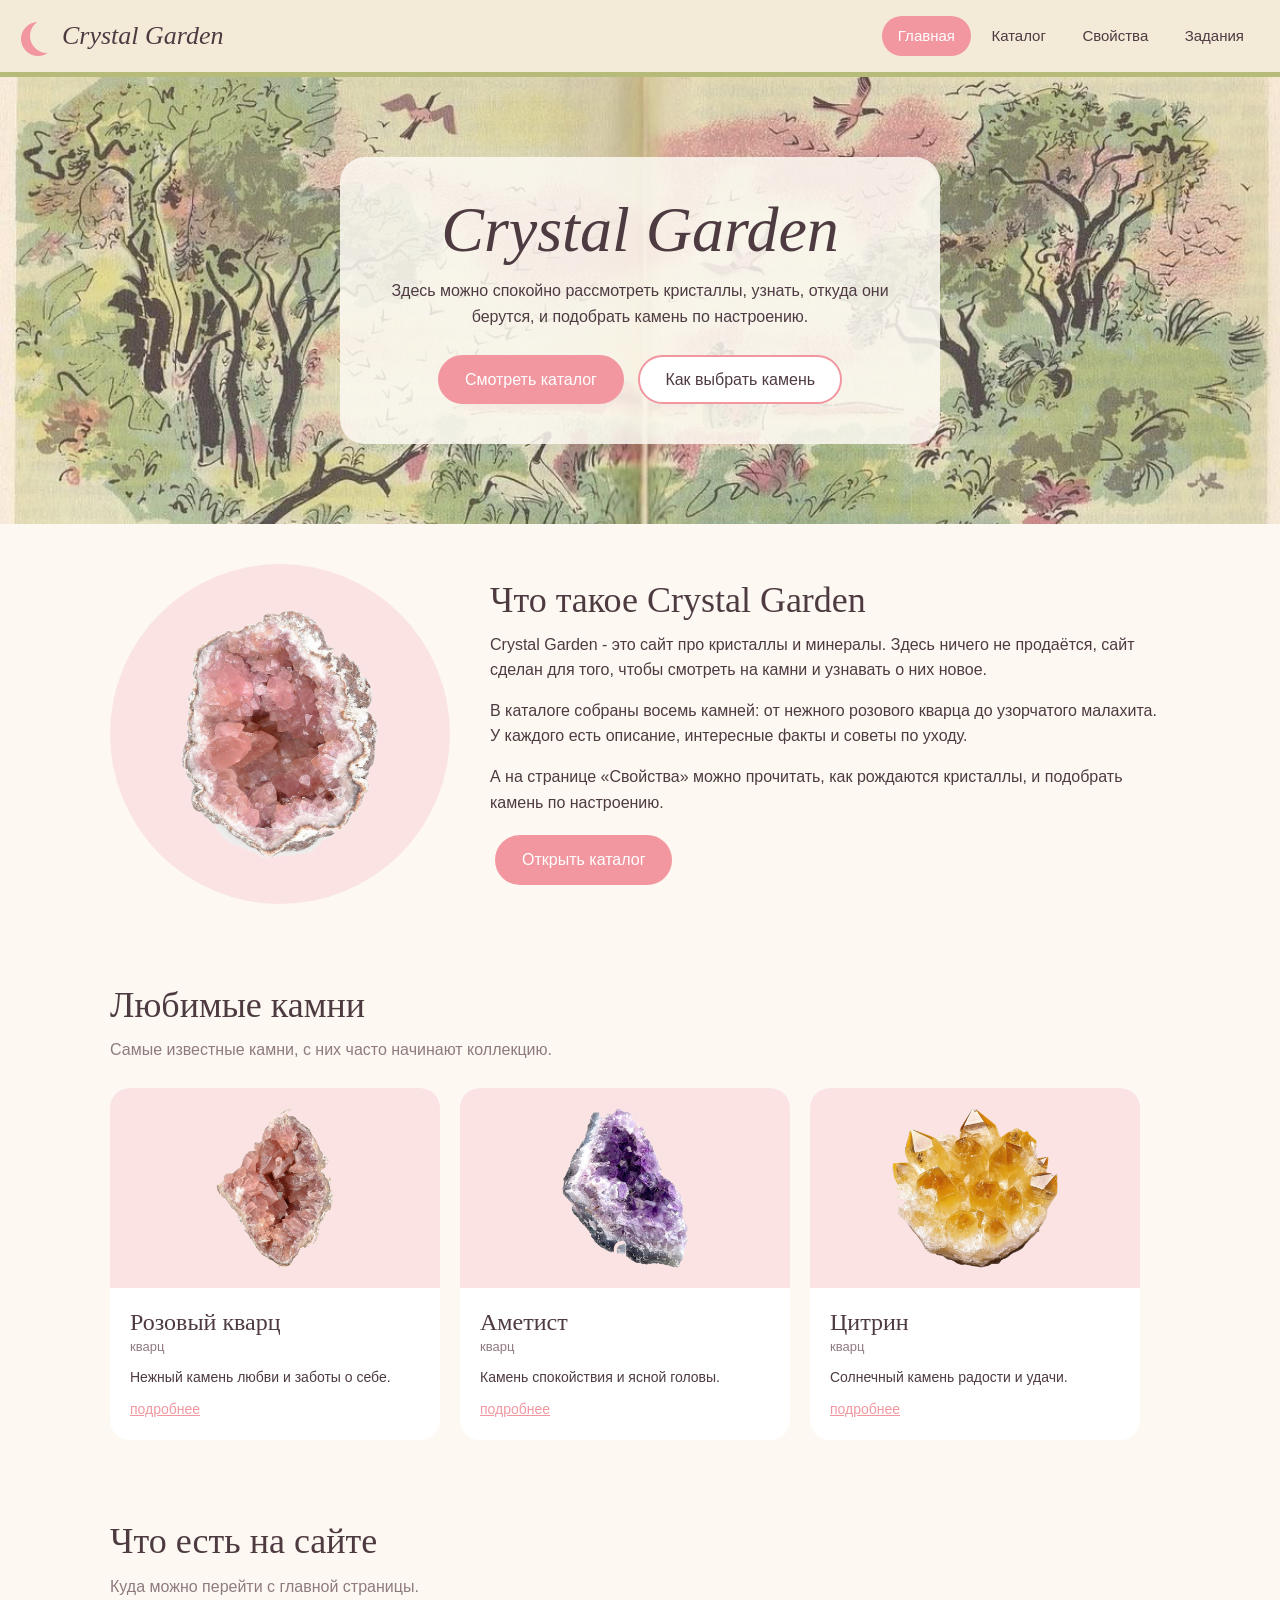
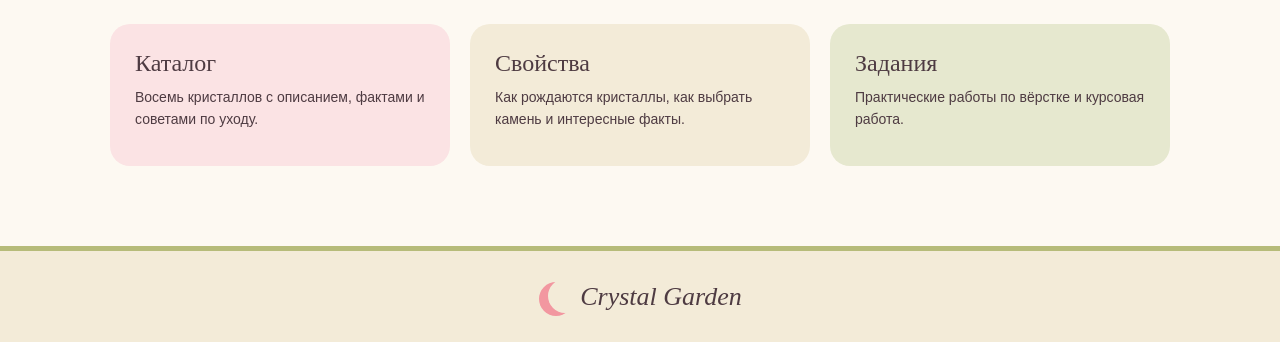
<file: Site_Zueva/Site_Zueva/index.html>
<!DOCTYPE html>
<html lang="ru">
<head>
  <meta charset="UTF-8">
  <meta name="viewport" content="width=device-width, initial-scale=1.0">
  <title>Crystal Garden - главная</title>
  <link rel="icon" href="img/moon.png">
  <link rel="stylesheet" href="css/style.css">
</head>
<body>

  <header>
    <div class="header-inner">
      <a class="logo" href="index.html"><span class="logo-mark"></span>Crystal Garden</a>
      <nav>
        <a class="active" href="index.html">Главная</a>
        <a href="crystals.html">Каталог</a>
        <a href="properties.html">Свойства</a>
        <a href="tasks.html">Задания</a>
      </nav>
    </div>
  </header>

  <main>
    <!-- первый экран -->
    <div class="hero">
      <div class="hero-box">
        <h1>Crystal Garden</h1>
        <p>Здесь можно спокойно рассмотреть кристаллы, узнать, откуда они берутся, и подобрать камень по настроению.</p>
        <a class="btn btn-pink" href="crystals.html">Смотреть каталог</a>
        <a class="btn" href="properties.html">Как выбрать камень</a>
      </div>
    </div>

    <!-- о сайте -->
    <section>
      <div class="container about">
        <div class="about-img">
          <img src="img/geode.png" alt="Розовая жеода">
        </div>
        <div>
          <h2 class="title">Что такое Crystal Garden</h2>
          <p>Crystal Garden - это сайт про кристаллы и минералы. Здесь ничего не продаётся, сайт сделан для того, чтобы смотреть на камни и узнавать о них новое.</p>
          <p>В каталоге собраны восемь камней: от нежного розового кварца до узорчатого малахита. У каждого есть описание, интересные факты и советы по уходу.</p>
          <p>А на странице «Свойства» можно прочитать, как рождаются кристаллы, и подобрать камень по настроению.</p>
          <a class="btn btn-pink" href="crystals.html">Открыть каталог</a>
        </div>
      </div>
    </section>

    <!-- любимые камни -->
    <section>
      <div class="container">
        <h2 class="title">Любимые камни</h2>
        <p class="text-grey">Самые известные камни, с них часто начинают коллекцию.</p>

        <div class="cards cards-big">
          <article class="card">
            <div class="card-img"><img src="img/rose-quartz.png" alt="Розовый кварц"></div>
            <div class="card-text">
              <h3>Розовый кварц</h3>
              <p class="mineral">кварц</p>
              <p>Нежный камень любви и заботы о себе.</p>
              <a href="crystals.html#rose-quartz">подробнее</a>
            </div>
          </article>

          <article class="card">
            <div class="card-img"><img src="img/amethyst.png" alt="Аметист"></div>
            <div class="card-text">
              <h3>Аметист</h3>
              <p class="mineral">кварц</p>
              <p>Камень спокойствия и ясной головы.</p>
              <a href="crystals.html#amethyst">подробнее</a>
            </div>
          </article>

          <article class="card">
            <div class="card-img"><img src="img/citrine.png" alt="Цитрин"></div>
            <div class="card-text">
              <h3>Цитрин</h3>
              <p class="mineral">кварц</p>
              <p>Солнечный камень радости и удачи.</p>
              <a href="crystals.html#citrine">подробнее</a>
            </div>
          </article>
        </div>
      </div>
    </section>

    <!-- разделы сайта -->
    <section>
      <div class="container">
        <h2 class="title">Что есть на сайте</h2>
        <p class="text-grey">Куда можно перейти с главной страницы.</p>

        <div class="blocks">
          <a class="block pink" href="crystals.html">
            <h3>Каталог</h3>
            <p>Восемь кристаллов с описанием, фактами и советами по уходу.</p>
          </a>
          <a class="block cream" href="properties.html">
            <h3>Свойства</h3>
            <p>Как рождаются кристаллы, как выбрать камень и интересные факты.</p>
          </a>
          <a class="block green" href="tasks.html">
            <h3>Задания</h3>
            <p>Практические работы по вёрстке и курсовая работа.</p>
          </a>
        </div>
      </div>
    </section>

  </main>

  <footer>
    <a class="logo" href="index.html"><span class="logo-mark"></span>Crystal Garden</a>
  </footer>

</body>
</html>
</file>
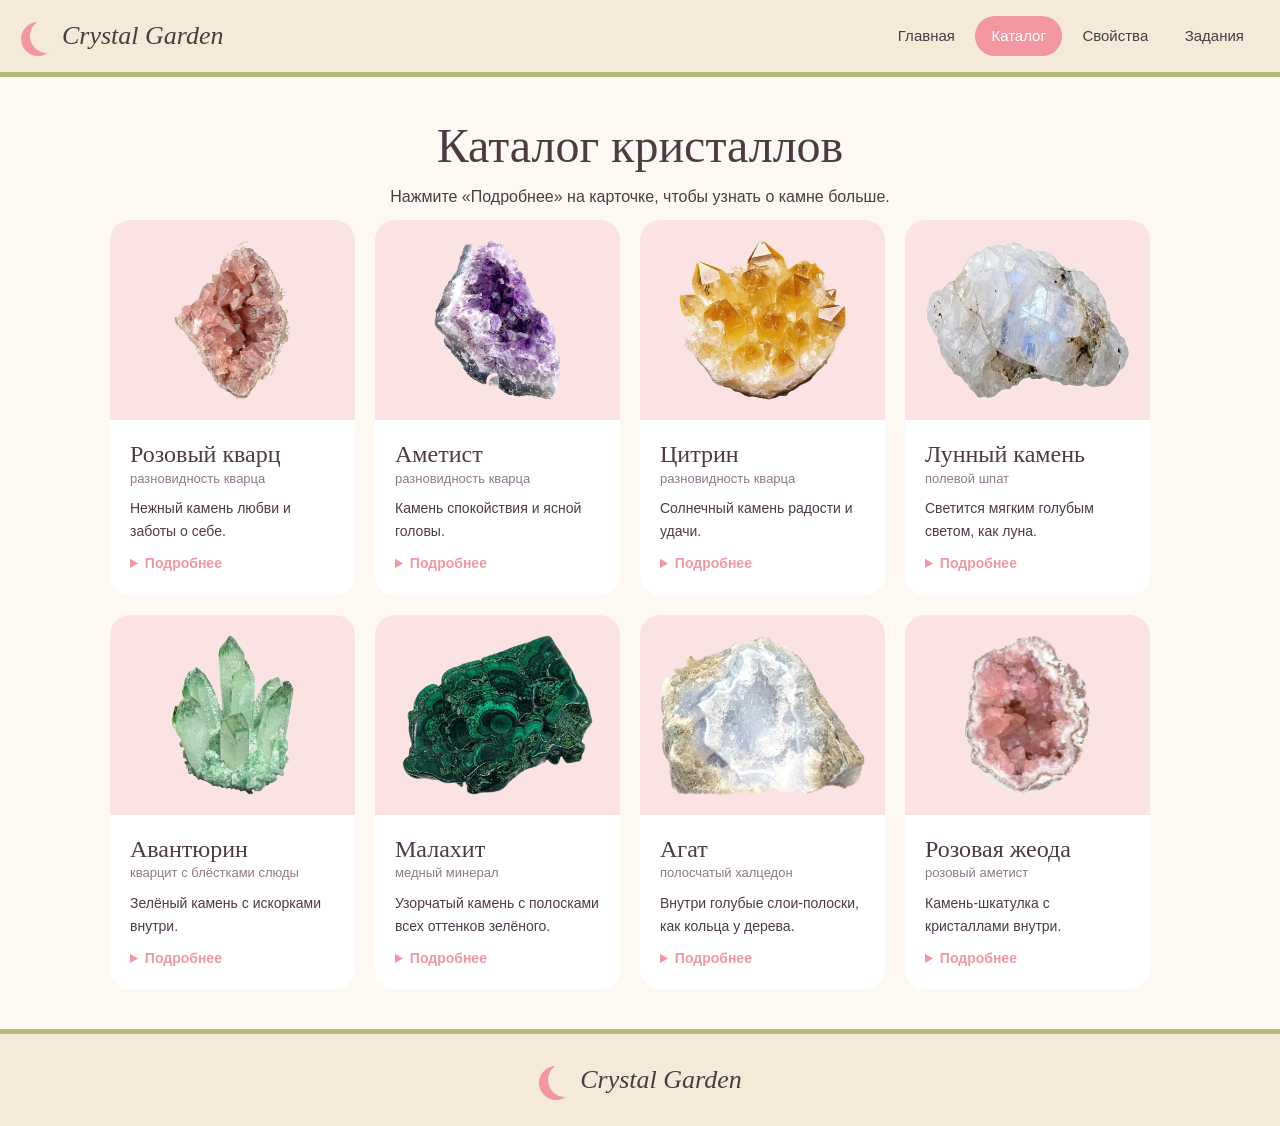
<file: Site_Zueva/Site_Zueva/crystals.html>
<!DOCTYPE html>
<html lang="ru">
<head>
  <meta charset="UTF-8">
  <meta name="viewport" content="width=device-width, initial-scale=1.0">
  <title>Crystal Garden - каталог</title>
  <link rel="icon" href="img/moon.png">
  <link rel="stylesheet" href="css/style.css">
</head>
<body>

  <header>
    <div class="header-inner">
      <a class="logo" href="index.html"><span class="logo-mark"></span>Crystal Garden</a>
      <nav>
        <a href="index.html">Главная</a>
        <a class="active" href="crystals.html">Каталог</a>
        <a href="properties.html">Свойства</a>
        <a href="tasks.html">Задания</a>
      </nav>
    </div>
  </header>

  <main>
    <div class="page-title">
      <h1>Каталог кристаллов</h1>
      <p>Нажмите «Подробнее» на карточке, чтобы узнать о камне больше.</p>
    </div>

    <div class="container">
      <div class="cards">

        <article class="card" id="rose-quartz">
          <div class="card-img"><img src="img/rose-quartz.png" alt="Розовый кварц"></div>
          <div class="card-text">
            <h3>Розовый кварц</h3>
            <p class="mineral">разновидность кварца</p>
            <p>Нежный камень любви и заботы о себе.</p>
            <details>
              <summary>Подробнее</summary>
              <ul>
                <li>Твёрдость по Моосу: 7.</li>
                <li>Добывают в Бразилии и на Мадагаскаре.</li>
                <li>Считается камнем любви, дружбы и нежности.</li>
                <li>Уход: от долгого солнца может побледнеть.</li>
              </ul>
            </details>
          </div>
        </article>

        <article class="card" id="amethyst">
          <div class="card-img"><img src="img/amethyst.png" alt="Аметист"></div>
          <div class="card-text">
            <h3>Аметист</h3>
            <p class="mineral">разновидность кварца</p>
            <p>Камень спокойствия и ясной головы.</p>
            <details>
              <summary>Подробнее</summary>
              <ul>
                <li>Твёрдость по Моосу: 7.</li>
                <li>Название от греческого «amethystos» - «не пьяный».</li>
                <li>Добывают в Бразилии, Уругвае и на Урале.</li>
                <li>Считается, что помогает успокоиться и лучше спать.</li>
                <li>Уход: выцветает на солнце.</li>
              </ul>
            </details>
          </div>
        </article>

        <article class="card" id="citrine">
          <div class="card-img"><img src="img/citrine.png" alt="Цитрин"></div>
          <div class="card-text">
            <h3>Цитрин</h3>
            <p class="mineral">разновидность кварца</p>
            <p>Солнечный камень радости и удачи.</p>
            <details>
              <summary>Подробнее</summary>
              <ul>
                <li>Твёрдость по Моосу: 7.</li>
                <li>Природный цитрин редкий, часто продают прогретый аметист.</li>
                <li>Его называют «камнем торговцев» и камнем хорошего настроения.</li>
                <li>Уход: не держать долго на солнце.</li>
              </ul>
            </details>
          </div>
        </article>

        <article class="card" id="moonstone">
          <div class="card-img"><img src="img/moonstone.png" alt="Лунный камень"></div>
          <div class="card-text">
            <h3>Лунный камень</h3>
            <p class="mineral">полевой шпат</p>
            <p>Светится мягким голубым светом, как луна.</p>
            <details>
              <summary>Подробнее</summary>
              <ul>
                <li>Твёрдость по Моосу: 6-6,5.</li>
                <li>Голубое сияние внутри называется адуляресценция.</li>
                <li>Добывают в Шри-Ланке и Индии.</li>
                <li>Считается камнем интуиции и спокойного сна.</li>
                <li>Уход: хрупкий, беречь от ударов.</li>
              </ul>
            </details>
          </div>
        </article>

        <article class="card" id="aventurine">
          <div class="card-img"><img src="img/aventurine.png" alt="Авантюрин"></div>
          <div class="card-text">
            <h3>Авантюрин</h3>
            <p class="mineral">кварцит с блёстками слюды</p>
            <p>Зелёный камень с искорками внутри.</p>
            <details>
              <summary>Подробнее</summary>
              <ul>
                <li>Твёрдость по Моосу: 6,5-7.</li>
                <li>Блеск дают маленькие пластинки зелёной слюды - фуксита.</li>
                <li>Основное место добычи - Индия.</li>
                <li>Считается камнем удачи и новых начинаний.</li>
              </ul>
            </details>
          </div>
        </article>

        <article class="card" id="malachite">
          <div class="card-img"><img src="img/malachite.png" alt="Малахит"></div>
          <div class="card-text">
            <h3>Малахит</h3>
            <p class="mineral">медный минерал</p>
            <p>Узорчатый камень с полосками всех оттенков зелёного.</p>
            <details>
              <summary>Подробнее</summary>
              <ul>
                <li>Твёрдость по Моосу: 3,5-4 - камень мягкий.</li>
                <li>Знаменит уральский малахит, из него сделан Малахитовый зал в Эрмитаже.</li>
                <li>Считается камнем защиты и роста.</li>
                <li>Уход: не мочить и беречь от царапин.</li>
              </ul>
            </details>
          </div>
        </article>

        <article class="card" id="agate">
          <div class="card-img"><img src="img/agate.png" alt="Агат"></div>
          <div class="card-text">
            <h3>Агат</h3>
            <p class="mineral">полосчатый халцедон</p>
            <p>Внутри голубые слои-полоски, как кольца у дерева.</p>
            <details>
              <summary>Подробнее</summary>
              <ul>
                <li>Твёрдость по Моосу: 6,5-7.</li>
                <li>Полоски - это слои, которые нарастали много лет.</li>
                <li>Добывают в Бразилии, Уругвае и Ботсване.</li>
                <li>Считается камнем равновесия и спокойствия.</li>
              </ul>
            </details>
          </div>
        </article>

        <article class="card" id="geode">
          <div class="card-img"><img src="img/geode.png" alt="Розовая жеода"></div>
          <div class="card-text">
            <h3>Розовая жеода</h3>
            <p class="mineral">розовый аметист</p>
            <p>Камень-шкатулка с кристаллами внутри.</p>
            <details>
              <summary>Подробнее</summary>
              <ul>
                <li>Жеода - пустота в камне, которую изнутри покрыли кристаллы.</li>
                <li>Розовый аметист находят в Патагонии (Аргентина).</li>
                <li>Считается, что приносит уют и гармонию в дом.</li>
                <li>Уход: убирать от солнца, пыль смахивать кисточкой.</li>
              </ul>
            </details>
          </div>
        </article>

      </div>
    </div>
  </main>

  <footer>
    <a class="logo" href="index.html"><span class="logo-mark"></span>Crystal Garden</a>
  </footer>

</body>
</html>
</file>
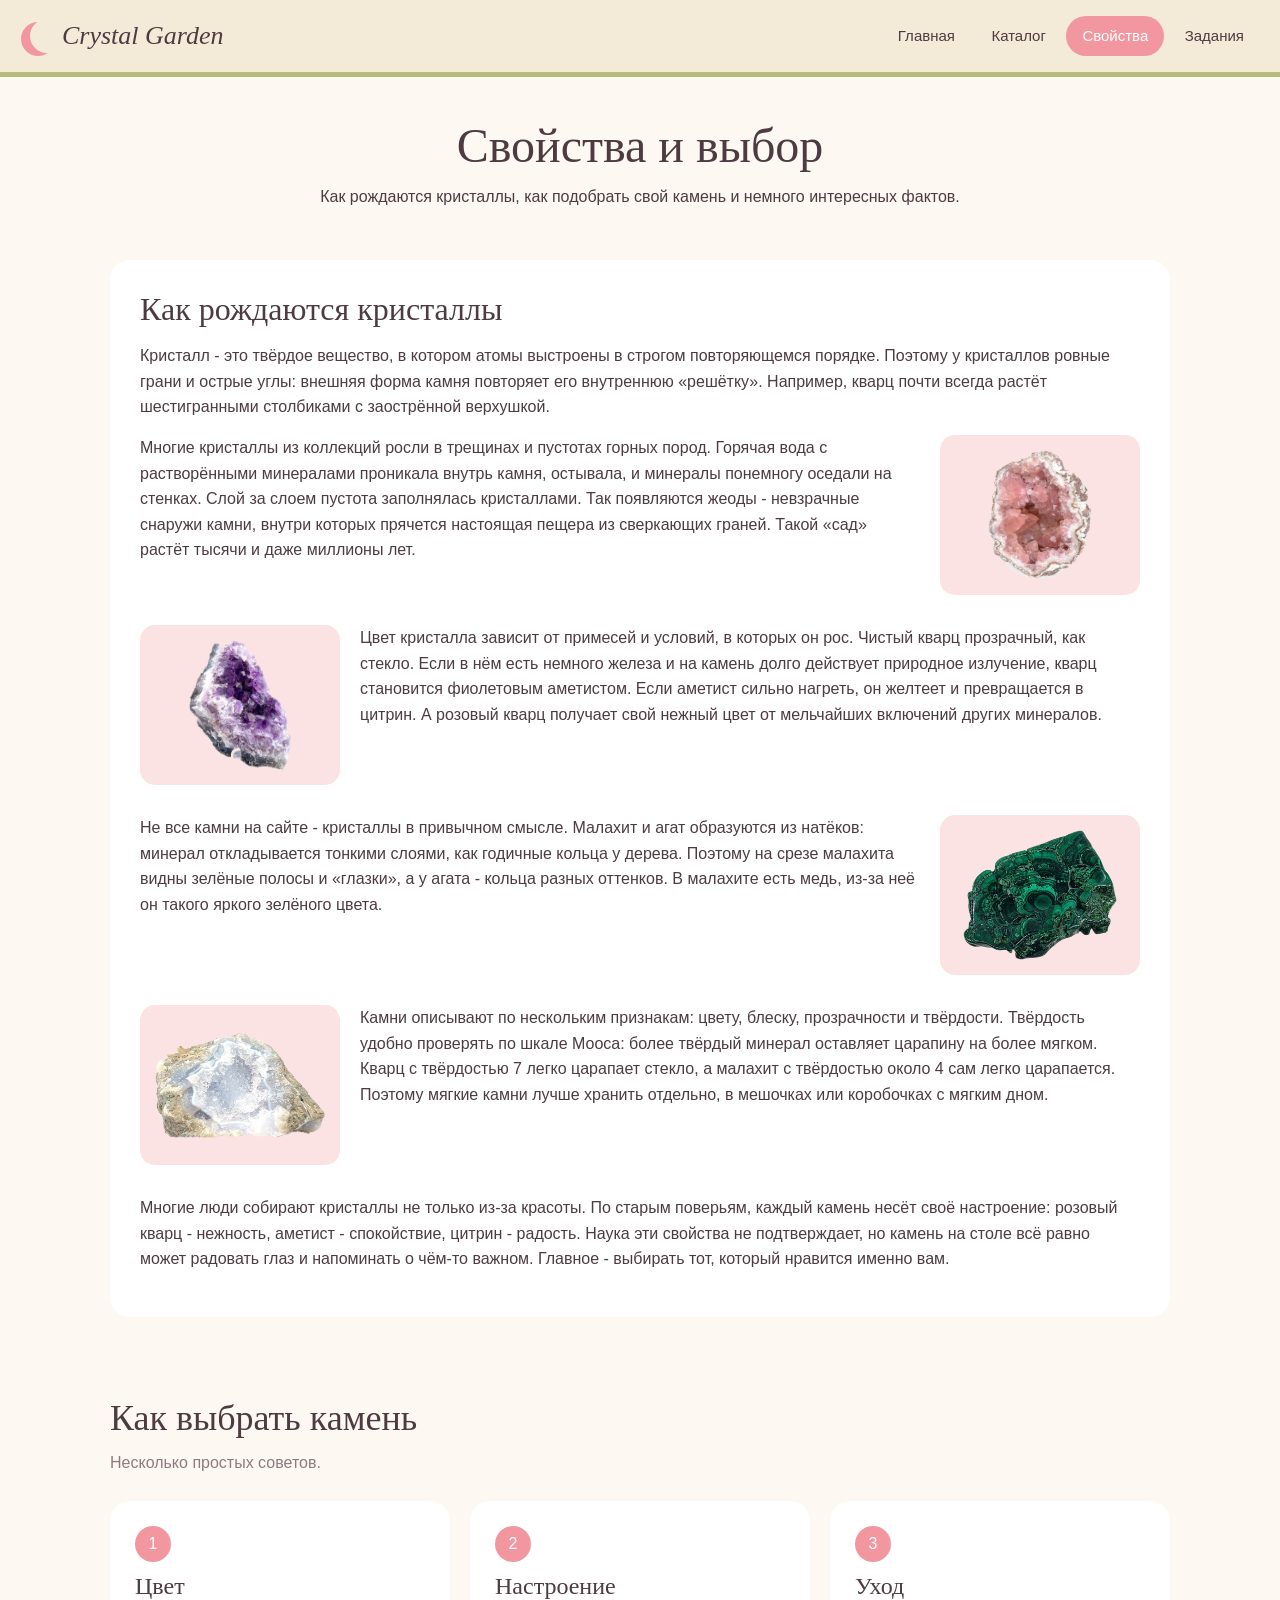
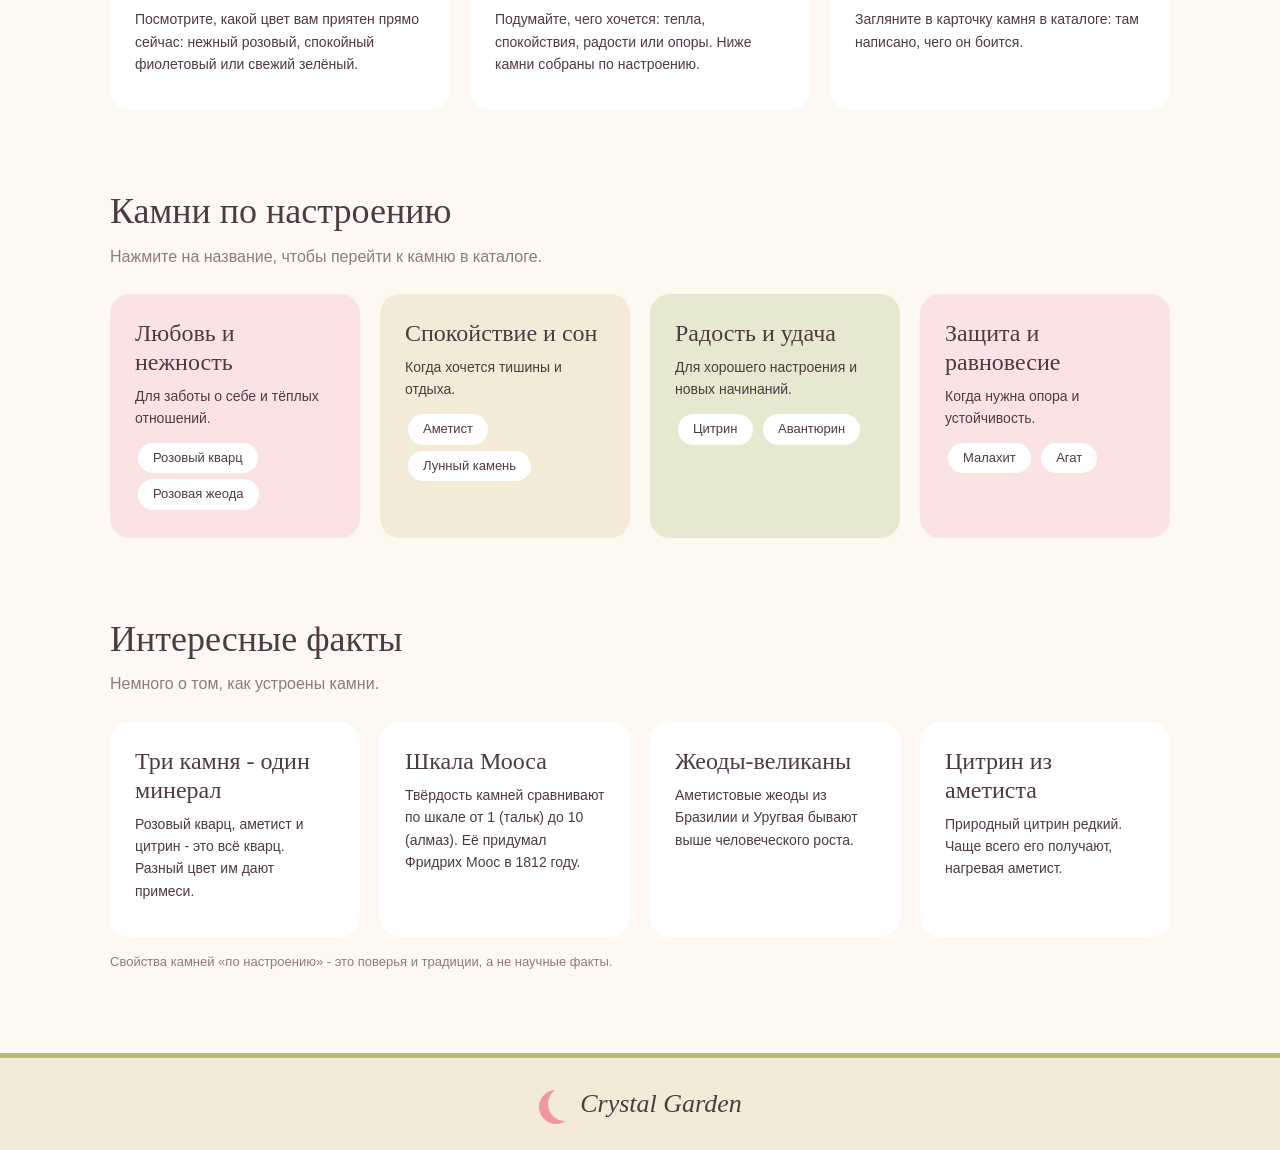
<file: Site_Zueva/Site_Zueva/properties.html>
<!DOCTYPE html>
<html lang="ru">
<head>
  <meta charset="UTF-8">
  <meta name="viewport" content="width=device-width, initial-scale=1.0">
  <title>Crystal Garden - свойства</title>
  <link rel="icon" href="img/moon.png">
  <link rel="stylesheet" href="css/style.css">
</head>
<body>

  <header>
    <div class="header-inner">
      <a class="logo" href="index.html"><span class="logo-mark"></span>Crystal Garden</a>
      <nav>
        <a href="index.html">Главная</a>
        <a href="crystals.html">Каталог</a>
        <a class="active" href="properties.html">Свойства</a>
        <a href="tasks.html">Задания</a>
      </nav>
    </div>
  </header>

  <main>
    <div class="page-title">
      <h1>Свойства и выбор</h1>
      <p>Как рождаются кристаллы, как подобрать свой камень и немного интересных фактов.</p>
    </div>

    <!-- статья с картинками в тексте -->
    <section>
      <div class="container">
        <article class="article">
          <h2>Как рождаются кристаллы</h2>

          <p>Кристалл - это твёрдое вещество, в котором атомы выстроены в строгом повторяющемся порядке. Поэтому у кристаллов ровные грани и острые углы: внешняя форма камня повторяет его внутреннюю «решётку». Например, кварц почти всегда растёт шестигранными столбиками с заострённой верхушкой.</p>

          <div class="part">
            <img class="right" src="img/geode.png" alt="Розовая жеода">
            <p>Многие кристаллы из коллекций росли в трещинах и пустотах горных пород. Горячая вода с растворёнными минералами проникала внутрь камня, остывала, и минералы понемногу оседали на стенках. Слой за слоем пустота заполнялась кристаллами. Так появляются жеоды - невзрачные снаружи камни, внутри которых прячется настоящая пещера из сверкающих граней. Такой «сад» растёт тысячи и даже миллионы лет.</p>
          </div>

          <div class="part">
            <img class="left" src="img/amethyst.png" alt="Аметист">
            <p>Цвет кристалла зависит от примесей и условий, в которых он рос. Чистый кварц прозрачный, как стекло. Если в нём есть немного железа и на камень долго действует природное излучение, кварц становится фиолетовым аметистом. Если аметист сильно нагреть, он желтеет и превращается в цитрин. А розовый кварц получает свой нежный цвет от мельчайших включений других минералов.</p>
          </div>

          <div class="part">
            <img class="right" src="img/malachite.png" alt="Малахит">
            <p>Не все камни на сайте - кристаллы в привычном смысле. Малахит и агат образуются из натёков: минерал откладывается тонкими слоями, как годичные кольца у дерева. Поэтому на срезе малахита видны зелёные полосы и «глазки», а у агата - кольца разных оттенков. В малахите есть медь, из-за неё он такого яркого зелёного цвета.</p>
          </div>

          <div class="part">
            <img class="left" src="img/agate.png" alt="Агат">
            <p>Камни описывают по нескольким признакам: цвету, блеску, прозрачности и твёрдости. Твёрдость удобно проверять по шкале Мооса: более твёрдый минерал оставляет царапину на более мягком. Кварц с твёрдостью 7 легко царапает стекло, а малахит с твёрдостью около 4 сам легко царапается. Поэтому мягкие камни лучше хранить отдельно, в мешочках или коробочках с мягким дном.</p>
          </div>

          <p>Многие люди собирают кристаллы не только из-за красоты. По старым поверьям, каждый камень несёт своё настроение: розовый кварц - нежность, аметист - спокойствие, цитрин - радость. Наука эти свойства не подтверждает, но камень на столе всё равно может радовать глаз и напоминать о чём-то важном. Главное - выбирать тот, который нравится именно вам.</p>
        </article>
      </div>
    </section>

    <!-- как выбрать -->
    <section>
      <div class="container">
        <h2 class="title">Как выбрать камень</h2>
        <p class="text-grey">Несколько простых советов.</p>

        <div class="blocks">
          <div class="block white">
            <div class="number">1</div>
            <h3>Цвет</h3>
            <p>Посмотрите, какой цвет вам приятен прямо сейчас: нежный розовый, спокойный фиолетовый или свежий зелёный.</p>
          </div>
          <div class="block white">
            <div class="number">2</div>
            <h3>Настроение</h3>
            <p>Подумайте, чего хочется: тепла, спокойствия, радости или опоры. Ниже камни собраны по настроению.</p>
          </div>
          <div class="block white">
            <div class="number">3</div>
            <h3>Уход</h3>
            <p>Загляните в карточку камня в каталоге: там написано, чего он боится.</p>
          </div>
        </div>
      </div>
    </section>

    <!-- по настроению -->
    <section>
      <div class="container">
        <h2 class="title">Камни по настроению</h2>
        <p class="text-grey">Нажмите на название, чтобы перейти к камню в каталоге.</p>

        <div class="blocks">
          <div class="block pink">
            <h3>Любовь и нежность</h3>
            <p>Для заботы о себе и тёплых отношений.</p>
            <div class="links">
              <a href="crystals.html#rose-quartz">Розовый кварц</a>
              <a href="crystals.html#geode">Розовая жеода</a>
            </div>
          </div>
          <div class="block cream">
            <h3>Спокойствие и сон</h3>
            <p>Когда хочется тишины и отдыха.</p>
            <div class="links">
              <a href="crystals.html#amethyst">Аметист</a>
              <a href="crystals.html#moonstone">Лунный камень</a>
            </div>
          </div>
          <div class="block green">
            <h3>Радость и удача</h3>
            <p>Для хорошего настроения и новых начинаний.</p>
            <div class="links">
              <a href="crystals.html#citrine">Цитрин</a>
              <a href="crystals.html#aventurine">Авантюрин</a>
            </div>
          </div>
          <div class="block pink">
            <h3>Защита и равновесие</h3>
            <p>Когда нужна опора и устойчивость.</p>
            <div class="links">
              <a href="crystals.html#malachite">Малахит</a>
              <a href="crystals.html#agate">Агат</a>
            </div>
          </div>
        </div>
      </div>
    </section>

    <!-- факты -->
    <section>
      <div class="container">
        <h2 class="title">Интересные факты</h2>
        <p class="text-grey">Немного о том, как устроены камни.</p>

        <div class="blocks">
          <div class="block white">
            <h3>Три камня - один минерал</h3>
            <p>Розовый кварц, аметист и цитрин - это всё кварц. Разный цвет им дают примеси.</p>
          </div>
          <div class="block white">
            <h3>Шкала Мооса</h3>
            <p>Твёрдость камней сравнивают по шкале от 1 (тальк) до 10 (алмаз). Её придумал Фридрих Моос в 1812 году.</p>
          </div>
          <div class="block white">
            <h3>Жеоды-великаны</h3>
            <p>Аметистовые жеоды из Бразилии и Уругвая бывают выше человеческого роста.</p>
          </div>
          <div class="block white">
            <h3>Цитрин из аметиста</h3>
            <p>Природный цитрин редкий. Чаще всего его получают, нагревая аметист.</p>
          </div>
        </div>

        <p class="small">Свойства камней «по настроению» - это поверья и традиции, а не научные факты.</p>
      </div>
    </section>
  </main>

  <footer>
    <a class="logo" href="index.html"><span class="logo-mark"></span>Crystal Garden</a>
  </footer>

</body>
</html>
</file>
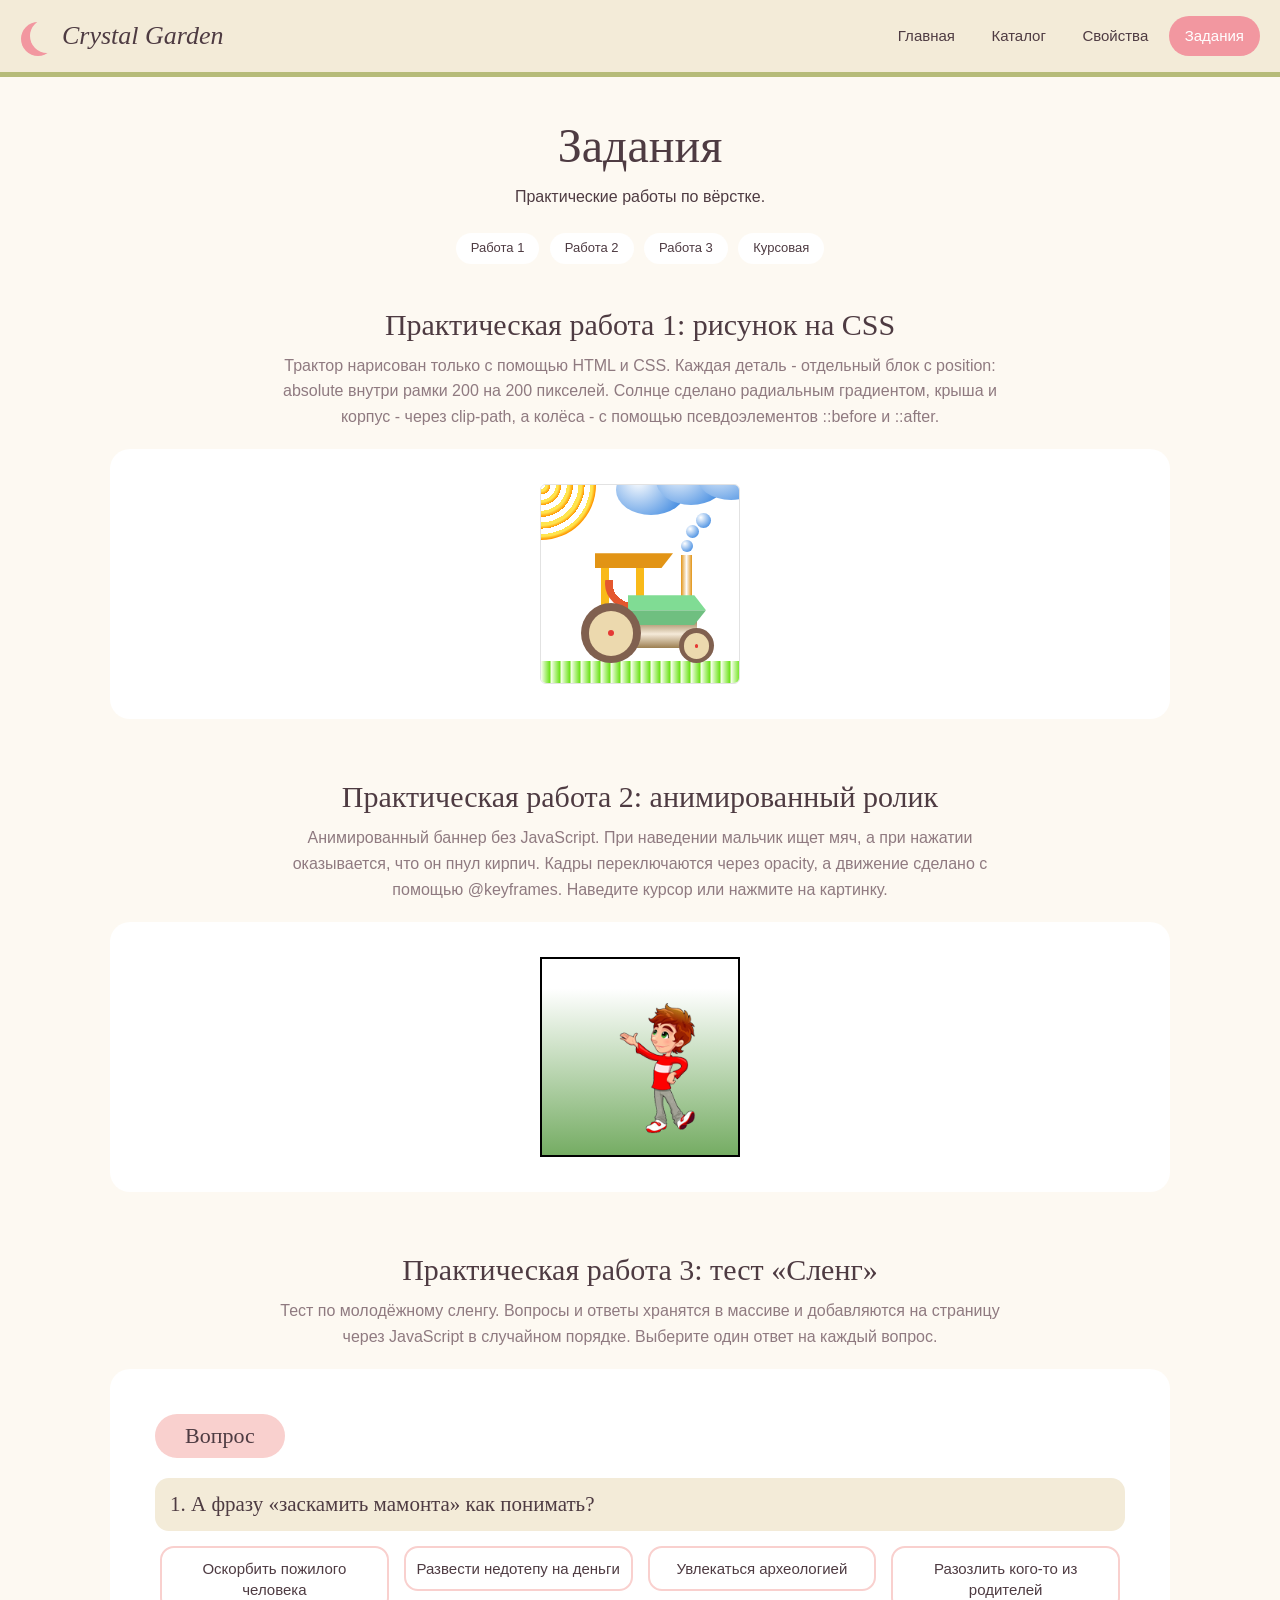
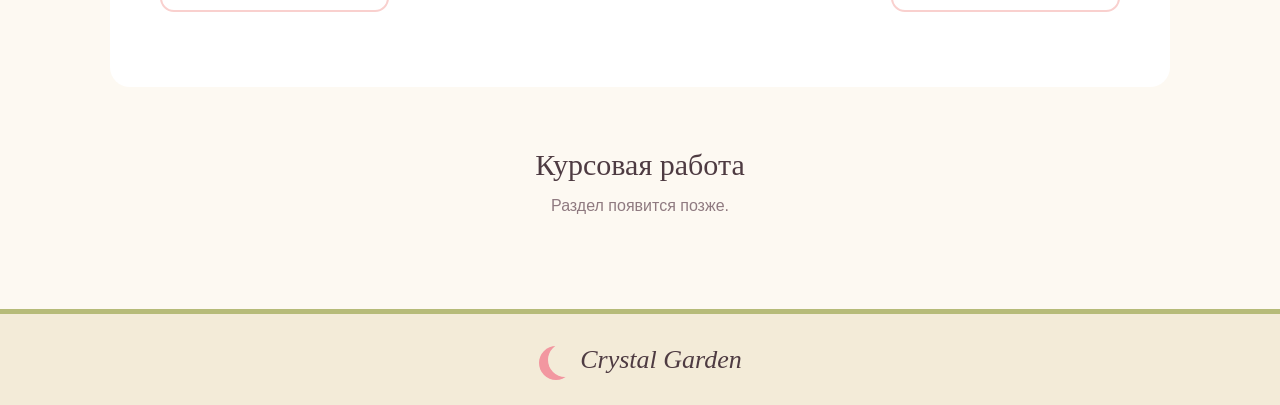
<file: Site_Zueva/Site_Zueva/tasks.html>
<!DOCTYPE html>
<html lang="ru">
<head>
  <meta charset="UTF-8">
  <meta name="viewport" content="width=device-width, initial-scale=1.0">
  <title>Crystal Garden - задания</title>
  <link rel="icon" href="img/moon.png">
  <link rel="stylesheet" href="css/style.css">
  <link rel="stylesheet" href="css/pic.css">
  <link rel="stylesheet" href="css/banner.css">
  <link rel="stylesheet" href="css/quiz.css">
</head>
<body>

  <header>
    <div class="header-inner">
      <a class="logo" href="index.html"><span class="logo-mark"></span>Crystal Garden</a>
      <nav>
        <a href="index.html">Главная</a>
        <a href="crystals.html">Каталог</a>
        <a href="properties.html">Свойства</a>
        <a class="active" href="tasks.html">Задания</a>
      </nav>
    </div>
  </header>

  <main class="container">
    <div class="page-title">
      <h1>Задания</h1>
      <p>Практические работы по вёрстке.</p>
      <div class="links" style="text-align:center; margin-top:20px;">
        <a href="#task-1">Работа 1</a>
        <a href="#task-2">Работа 2</a>
        <a href="#task-3">Работа 3</a>
        <a href="#course">Курсовая</a>
      </div>
    </div>

    <!-- Задание 1 -->
    <section class="task" id="task-1">
      <h2>Практическая работа 1: рисунок на CSS</h2>
      <p class="task-text">Трактор нарисован только с помощью HTML и CSS. Каждая деталь - отдельный блок с position: absolute внутри рамки 200 на 200 пикселей. Солнце сделано радиальным градиентом, крыша и корпус - через clip-path, а колёса - с помощью псевдоэлементов ::before и ::after.</p>
      <div class="box">
        <div class="pic-frame">
          <div class="sun-rays">
            <span class="ray-1"></span>
          </div>

          <div class="cloud">
            <span class="cloud-1"></span>
            <span class="cloud-2"></span>
            <span class="cloud-3"></span>
          </div>

          <div class="drop drop-1"></div>
          <div class="drop drop-2"></div>
          <div class="drop drop-3"></div>

          <div class="exhaust-pipe"></div>

          <div class="roof"></div>
          <div class="roof-leg-left"></div>
          <div class="roof-leg-right"></div>

          <div class="curve"></div>

          <div class="body-top"></div>
          <div class="body-bottom"></div>

          <div class="boiler"></div>

          <div class="wheel wheel-big"></div>
          <div class="wheel wheel-small"></div>

          <div class="grass">
            <span></span><span></span><span></span><span></span><span></span>
            <span></span><span></span><span></span><span></span><span></span>
            <span></span><span></span><span></span><span></span><span></span>
            <span></span><span></span><span></span><span></span><span></span>
          </div>
        </div>
      </div>
    </section>

    <!-- Задание 2 -->
    <section class="task" id="task-2">
      <h2>Практическая работа 2: анимированный ролик</h2>
      <p class="task-text">Анимированный баннер без JavaScript. При наведении мальчик ищет мяч, а при нажатии оказывается, что он пнул кирпич. Кадры переключаются через opacity, а движение сделано с помощью @keyframes. Наведите курсор или нажмите на картинку.</p>
      <div class="box">
        <div class="banner">
          <div class="text-question">Где мяч?</div>
          <div class="text-brick">Это кирпич!</div>

          <img src="img/boy1.png" class="boy boy-1" alt="Мальчик приветствует">
          <img src="img/boy2.png" class="boy boy-2" alt="Мальчик думает">
          <img src="img/boy3.png" class="boy boy-3" alt="Мальчик упал">

          <div class="brick-wrap">
            <img src="img/brick.png" class="brick-img" alt="Кирпич">
          </div>

          <div class="ball-wrap">
            <img src="img/ball.png" class="ball-img" alt="Мяч">
          </div>
        </div>
      </div>
    </section>

    <!-- Задание 3 -->
    <section class="task" id="task-3">
      <h2>Практическая работа 3: тест «Сленг»</h2>
      <p class="task-text">Тест по молодёжному сленгу. Вопросы и ответы хранятся в массиве и добавляются на страницу через JavaScript в случайном порядке. Выберите один ответ на каждый вопрос.</p>
      <div class="box box-test">
        <div id="end" class="end hidden">
          <p class="end-title">Вопросы закончились</p>
          <p id="result"></p>
          <p>Нажмите на вопрос, чтобы увидеть правильный ответ.</p>
        </div>

        <div class="test">
          <div class="test-label">Вопрос</div>
          <div id="questions"></div>
        </div>
      </div>
    </section>

    <!-- Курсовая работа -->
    <section class="task" id="course">
      <h2>Курсовая работа</h2>
      <p class="task-text">Раздел появится позже.</p>
    </section>
  </main>

  <footer>
    <a class="logo" href="index.html"><span class="logo-mark"></span>Crystal Garden</a>
  </footer>

  <script src="js/quiz.js"></script>
</body>
</html>
</file>
<file: Site_Zueva/Site_Zueva/css/style.css>
/* стили сайта */

:root {
  --pink: #f297a0;
  --light-pink: #fbe3e4;
  --cream: #f3ebd8;
  --green: #b6bb79;
  --light-green: #e6e8cf;
  --text: #4e3b42;
  --grey: #8f7a80;
  --bg: #fdf9f2;
}

* {
  margin: 0;
  padding: 0;
  box-sizing: border-box;
}

body {
  background-color: var(--bg);
  color: var(--text);
  font-family: Arial, sans-serif;
  font-size: 16px;
  line-height: 1.6;
}

img {
  max-width: 100%;
}

h1, h2, h3 {
  font-family: Georgia, serif;
  font-weight: normal;
  line-height: 1.2;
}

.container {
  width: 1100px;
  max-width: 100%;
  margin: 0 auto;
  padding: 0 20px;
}

/* шапка */
header {
  background-color: var(--cream);
  border-bottom: 5px solid var(--green);
}

.header-inner {
  display: flex;
  justify-content: space-between;
  align-items: center;
  flex-wrap: wrap;
  padding: 15px 20px;
}

.logo {
  display: flex;
  align-items: center;
  gap: 10px;
  font-family: Georgia, serif;
  font-size: 26px;
  font-style: italic;
  color: var(--text);
  text-decoration: none;
}

/* логотип - полумесяц: прозрачный круг, а видна только его сдвинутая тень */
.logo-mark {
  width: 34px;
  height: 34px;
  margin-left: 10px;
  margin-right: -12px;
  border-radius: 50%;
  box-shadow: -9px 3px 0 0 var(--pink);
}

nav a {
  display: inline-block;
  padding: 8px 16px;
  border-radius: 20px;
  color: var(--text);
  font-size: 15px;
  text-decoration: none;
}

nav a:hover {
  background-color: var(--light-pink);
}

nav a.active {
  background-color: var(--pink);
  color: white;
}

/* кнопки */
.btn {
  display: inline-block;
  padding: 10px 25px;
  margin: 5px;
  border: 2px solid var(--pink);
  border-radius: 25px;
  background-color: white;
  color: var(--text);
  text-decoration: none;
  transition: background-color 0.3s;
}

.btn:hover,
.btn-pink {
  background-color: var(--pink);
  color: white;
}

/* блоки страницы */
section {
  padding: 40px 0;
}

.title {
  font-size: 36px;
  margin-bottom: 10px;
}

.text-grey {
  color: var(--grey);
  margin-bottom: 25px;
}

.page-title {
  padding: 40px 20px 10px;
  text-align: center;
}

.page-title h1 {
  font-size: 48px;
  margin-bottom: 10px;
}

/* главная - первый экран */
.hero {
  padding: 80px 20px;
  background-image: url(../img/hero.jpg);
  background-size: cover;
  background-position: center;
}

.hero-box {
  width: 600px;
  max-width: 100%;
  margin: 0 auto;
  padding: 35px 25px;
  border-radius: 25px;
  background-color: rgba(253, 249, 242, 0.85);
  text-align: center;
}

.hero-box h1 {
  font-size: 64px;
  font-style: italic;
}

.hero-box p {
  margin: 10px 0 20px;
}

/* о сайте */
.about {
  display: flex;
  align-items: center;
  gap: 40px;
}

.about-img {
  width: 340px;
  height: 340px;
  padding: 45px;
  border-radius: 50%;
  background-color: var(--light-pink);
  text-align: center;
  flex-shrink: 0;
}

.about-img img {
  height: 100%;
}

.about p {
  margin-bottom: 15px;
}

/* статья с картинками */
.article {
  padding: 30px;
  border-radius: 20px;
  background-color: white;
  overflow: hidden;
}

.article h2 {
  font-size: 32px;
  margin-bottom: 15px;
}

.article p {
  margin-bottom: 15px;
}

.article img {
  width: 200px;
  height: 160px;
  object-fit: contain;
  padding: 15px;
  border-radius: 15px;
  background-color: var(--light-pink);
}

/* картинка и абзац рядом, текст не заползает под картинку */
.part {
  overflow: hidden;
  margin-bottom: 20px;
}

.part p {
  overflow: hidden;
}

.left {
  float: left;
  margin: 0 20px 10px 0;
}

.right {
  float: right;
  margin: 0 0 10px 20px;
}

/* карточки камней */
.cards {
  display: flex;
  flex-wrap: wrap;
  gap: 20px;
  align-items: flex-start;
}

.card {
  width: 245px;
  border-radius: 20px;
  background-color: white;
  overflow: hidden;
  transition: transform 0.3s;
}

.cards-big .card {
  width: 330px;
}

.card:hover {
  transform: translateY(-5px);
}

.card-img {
  height: 200px;
  padding: 20px;
  background-color: var(--light-pink);
  text-align: center;
}

.card-img img {
  height: 100%;
}

.card-text {
  padding: 20px;
  font-size: 14px;
}

.card h3 {
  font-size: 24px;
}

.mineral {
  color: var(--grey);
  font-size: 13px;
  margin-bottom: 8px;
}

.card a {
  display: inline-block;
  margin-top: 10px;
  color: var(--pink);
}

details {
  margin-top: 10px;
}

summary {
  color: var(--pink);
  font-weight: bold;
  cursor: pointer;
}

details ul {
  margin-top: 8px;
  padding-left: 18px;
}

/* цветные блоки */
.blocks {
  display: flex;
  flex-wrap: wrap;
  gap: 20px;
}

.block {
  flex: 1;
  min-width: 230px;
  padding: 25px;
  border-radius: 20px;
  color: var(--text);
  text-decoration: none;
}

.block h3 {
  font-size: 24px;
  margin-bottom: 8px;
}

.block p {
  font-size: 14px;
  margin-bottom: 10px;
}

.pink { background-color: var(--light-pink); }
.cream { background-color: var(--cream); }
.green { background-color: var(--light-green); }
.white { background-color: white; }

.number {
  width: 36px;
  height: 36px;
  margin-bottom: 10px;
  border-radius: 50%;
  background-color: var(--pink);
  color: white;
  line-height: 36px;
  text-align: center;
}

.links a {
  display: inline-block;
  margin: 3px;
  padding: 5px 15px;
  border-radius: 20px;
  background-color: white;
  color: var(--text);
  font-size: 13px;
  text-decoration: none;
}

.links a:hover {
  background-color: var(--pink);
  color: white;
}

.small {
  margin-top: 15px;
  color: var(--grey);
  font-size: 13px;
}

/* задания */
.task {
  padding: 30px 0;
  text-align: center;
}

.task h2 {
  font-size: 30px;
  margin-bottom: 10px;
}

.task-text {
  width: 750px;
  max-width: 100%;
  margin: 0 auto 20px;
  color: var(--grey);
}

.box {
  display: flex;
  justify-content: center;
  padding: 35px;
  border-radius: 20px;
  background-color: white;
  text-align: left;
}

.box-test {
  display: block;
}

/* подвал */
footer {
  margin-top: 40px;
  padding: 25px;
  background-color: var(--cream);
  border-top: 5px solid var(--green);
  text-align: center;
}

footer .logo {
  justify-content: center;
}

/* для телефона */
@media (max-width: 800px) {
  .about {
    flex-direction: column;
  }

  .about-img {
    width: 260px;
    height: 260px;
  }

  .card,
  .cards-big .card {
    width: 100%;
  }

  .hero-box h1 {
    font-size: 44px;
  }

  .left,
  .right {
    float: none;
    display: block;
    margin: 0 auto 15px;
  }
}
</file>
<file: Site_Zueva/Site_Zueva/css/pic.css>
.pic-frame {
  --sun-a: #ffe54f;
  --sun-b: #ff9800;
  --sky-a: #ffffff;      
  --sky-b: #4a90e2;      
  --roof-color: #e29415; 
  --window-color: #f9ba19;
  --curve-color: #e4572e;
  --body-color: #80dc94; 
  --body-color-dark: #6fbf80;
  --bottom-color:#9c7f51;
  --pipe-color: #e29415; 
  --wheel-dark: #80604f; 
  --wheel-mid: #ecd9ae;  
  --wheel-dot: #e53935;  
  --grass-a: #6be216;
  --grass-b: #f5ffe9;

  position: relative;
  width: 200px;
  height: 200px;
  background: #ffffff;
  border: 1px solid #e2e2e2;
  border-radius: 6px;
  overflow: hidden;
  box-sizing: border-box;
}



.sun-rays {
  position: absolute;
  top: 0;
  left: 0;
  width: 76px;
  height: 76px;
  overflow: hidden;
  z-index: 2;
}

.sun-rays span {
  position: absolute;
  border-radius: 50%;
}

.ray-1 { width: 110px; height: 110px; top: -55px; left: -55px; background: radial-gradient(var(--sky-a) 3% 5%, var(--sun-a) 5% 8%, var(--sun-b) 12%, 
  var(--sky-a) 12% 19%, var(--sun-a) 19% 22%, var(--sun-b) 26%, var(--sky-a) 26% 33%, var(--sun-a) 33% 36%, var(--sun-b) 41%, var(--sky-a) 41% 48%, 
  var(--sun-a) 48% 52%, var(--sun-b) 56%, var(--sky-a) 56% 63%, var(--sun-a) 63% 66%, var(--sun-b) 70%); }



.cloud {
  position: absolute;
  top: -30px;
  left: 75px;
  width: 100px;
  height: 50px;
  z-index: 2;
}

.cloud span {
  position: absolute;
  border-radius: 50%;
  background: radial-gradient(circle at 32% 30%, var(--sky-a), var(--sky-b) 80%);
}

.cloud-1 { width: 70px; height: 50px; left: 0;    top: 10px; }
.cloud-2 { width: 70px; height: 50px; left: 40px; top: 0;  }
.cloud-3 { width: 70px; height: 50px; left: 80px; top: -5px; }



.drop {
  position: absolute;
  border-radius: 50%;
  background: radial-gradient(circle at 32% 30%, var(--sky-a), var(--sky-b) 80%);
  z-index: 4;
}

.drop-1 { width: 12px; height: 12px; left: 140px; top: 55px; }
.drop-2 { width: 13px; height: 13px; left: 145px; top: 40px; }
.drop-3 { width: 15px; height: 15px; left: 155px; top: 28px; }



.exhaust-pipe {
  position: absolute;
  width: 11px;
  height: 50px;
  background: linear-gradient(to right, var(--pipe-color), #fbfafa, var(--pipe-color));
  top: 70px;
  left: 140px;
  z-index: 3;
}



.roof {
  position: absolute;
  width: 78px;
  height: 15px;
  left: 54px;
  top: 68px;
  background: var(--roof-color);
  clip-path: polygon(0 0,100%  0, 85% 100%, 0 100%);
  z-index: 5;
}

.roof-leg-left {
  position: absolute;
  width: 8px;
  height: 45px;
  left: 60px;
  top: 83px;
  background: var(--window-color);
  z-index: 5;
}

.roof-leg-right {
  position: absolute;
  width: 8px;
  height: 28px;
  left: 95px;
  top: 83px;
  background: var(--window-color);
  z-index: 5;
}

/* колеса */

.wheel {
  position: absolute;
  border-radius: 50%;
  background: var(--wheel-dark);
  z-index: 8;
}

.wheel::before,
.wheel::after {
  content: "";
  position: absolute;
  border-radius: 50%;
}

.wheel::before {
  background: var(--wheel-mid);
  inset: 13%;
}

.wheel::after {
  background: var(--wheel-dot);
  inset: 45%;
}

.wheel-big {
  width: 60px;
  height: 60px;
  left: 40px;
  top: 118px;
}

.wheel-small {
  width: 35px;
  height: 35px;
  left: 138px;
  top: 143px;
}

/* сиденье */

.curve {
  position: absolute;
  width: 29px;   /* R */
  height: 29px;  /* R */
  left: 64px;
  top: 95px;
  overflow: hidden;
  z-index: 5;
}

.curve::before {
  content: "";
  position: absolute;
  width: 58px;   /* 2R */
  height: 52px;  /* 2R */
  left: 0;
  top: -22px;    /* центр круга - в правом верхнем углу контейнера */
  border-radius: 50%;
  background: radial-gradient(var(--sky-a) 52%, var(--curve-color) 52%) ;
}

/* центр трапеции*/

.body-top {
  position: absolute;
  width: 78px;
  height: 15px;
  left: 87px;
  top: 110px;
  background: var(--body-color);
  clip-path: polygon(0 0, 85% 0, 100% 100%, 0 100%);
  z-index: 5;
}

.body-bottom {
  position: absolute;
  width: 80px;
  height: 15px;
  left: 85px;
  top: 125px;
  background: var(--body-color-dark);
  clip-path: polygon(0 0, 100% 0, 85% 100%, 0 100%);
  z-index: 5;
}

/* нижняя труба */

.boiler {
  position: absolute;
  width: 88px;
  height: 28px;
  left: 68px;
  top: 135px;
  background: linear-gradient(to bottom, var(--bottom-color), #f5ead9, var(--bottom-color));
  z-index: 3;
  transform: rotate(0deg);
}

/* трава  */
.grass {
  position: absolute;
  left: 0;
  bottom: 0;
  width: 200px;
  height: 22px;
  display: flex;
  z-index: 1;
  
}

.grass span {
  flex: 1 1 auto;
  height: 100%;
  background: linear-gradient(to right, var(--grass-b) 3%, var(--grass-a) 90%, var(--grass-b));
}
</file>
<file: Site_Zueva/Site_Zueva/css/banner.css>
/* Задание 3 вариант 2*/

.banner {
	width: 200px;
	height: 200px;
	position: relative;
	overflow: hidden;
	border: 2px solid #000;
	box-sizing: border-box;
	background: linear-gradient(#ffffff 15%, #75ac63 100%);
	cursor: pointer;
	color: #000;
	-webkit-user-select: none;
	user-select: none;
}

.banner img,
.banner div {
	position: absolute;
	transition: opacity 0.2s;
}

.banner img {
	max-width: none;
	-webkit-user-drag: none;
}

.banner .boy-1 {
	bottom: 18px;
	left: 25px;
	width: 94px;
}

.banner .boy-1 {
	bottom: 18px;
	left: 70px;
	width: 94px;
}
.banner .boy-2 {
	bottom: 18px;
	left: 30px;
	width: 94px;
	opacity: 0;
}

.banner .boy-3 {
	bottom: 18px;
	left: 0px;
	width: 125px;
	opacity: 0;
}

.banner .text-question {
	top: 10px;
	left: 0;
	width: 100%;
	text-align: center;
	font: 20px Arial, sans-serif;
	opacity: 0;
}

.banner .text-brick {
	top: 65px;
	left: 65px;
	font:  20px Arial, sans-serif;
	white-space: nowrap;
	transform: rotate(-31deg);
	opacity: 0;
}

.banner .ball-wrap {
	bottom: 20px;
	left: 150px;
	width: 35px;
	height: 35px;
	opacity: 0;
}

.banner .brick-wrap {
	bottom: 20px;
	left: 105px;
	width: 35px;
	height: 35px;
	opacity: 0;
}

.banner .ball-wrap img,
.banner .brick-wrap img {
	width: 100%;
	height: 100%;
}

.banner:hover .boy-1 { opacity: 0; }
.banner:hover .boy-2 { opacity: 1; }
.banner:hover .text-question { opacity: 1; }

.banner:hover .ball-wrap {
	opacity: 1;
	animation: ballIn 1s ease-out forwards;
}

.banner:hover .brick-wrap {
	opacity: 1;
	animation: brickIn 0.8s ease-out forwards;
}

.banner:hover .ball-wrap:hover,
.banner:hover .brick-wrap:hover {
	animation: spin 0.7s linear infinite;
}

.banner:active .boy-1,
.banner:active .boy-2 { opacity: 0; }

.banner:active .boy-3 {
	opacity: 1;
	animation: shake 0.1s infinite alternate;
}

.banner:active .text-question { opacity: 0; }
.banner:active .text-brick { opacity: 1; }

.banner:active .brick-wrap {
	animation: brickOut 1s ease-in forwards;
}

@keyframes ballIn {
	0%   { transform: translate(-180px, 40px); }
	25%  { transform: translate(-40px, -150px); }
	50%  { transform: translate(-70px, -130px); }
	75%  { transform: translate(-90px, -100px); }
	100% { transform: translate(0, 0); }
}

@keyframes brickIn {
	from { transform: translate(100px, -80px); }
	to   { transform: translate(0, 0); }
}

@keyframes spin {
	to { transform: rotate(360deg); }
}

@keyframes shake {
	to { transform: translateY(-3px); }
}

@keyframes brickOut {
	0%   { transform: translate(0, 0); opacity: 1; }
	33%  { transform: translate(30px, -40px); }
	66%  { transform: translate(60px, -60px); }
	100% { transform: translate(120px, -140px); opacity: 0; }
}
</file>
<file: Site_Zueva/Site_Zueva/css/quiz.css>
/* Задание 3 вариант 1 */

.hidden {
	display: none;
}

/* вопросы закончились */
.end {
	text-align: center;
	margin-bottom: 20px;
}

.end .end-title {
	font-family: Georgia, serif;
	font-size: 36px;
	font-style: italic;
	color: #d9707d;
}

#result {
	font-weight: bold;
}

/* область теста */
.test {
	overflow: hidden;
	padding: 10px;
}

.test-label {
	display: inline-block;
	padding: 4px 30px;
	margin-bottom: 20px;
	border-radius: 999px;
	background: #f9d0ce;
	font-family: Georgia, serif;
	font-size: 22px;
}

/* вопросы друг под другом */
.item {
	margin-bottom: 15px;
}

.question {
	display: flex;
	justify-content: space-between;
	padding: 10px 15px;
	border-radius: 14px;
	background: #f3ebd8;
	font-family: Georgia, serif;
	font-size: 21px;
}

.mark {
	font-size: 26px;
	line-height: 1;
	margin-left: 15px;
}

.mark.ok {
	color: #2fa84f;
}

.mark.no {
	color: #e53935;
}

/* ответы в ряд */
.answers {
	display: flex;
	align-items: flex-start;
	gap: 15px;
	padding: 15px 5px;
}

.answer {
	flex: 1;
	padding: 10px;
	border: 2px solid #f9d0ce;
	border-radius: 14px;
	background: #fff;
	font-size: 15px;
	line-height: 1.4;
	text-align: center;
	cursor: pointer;
	transition: transform 0.3s;
}

/* при наведении рамка толще */
.answer:hover {
	border-width: 4px;
	padding: 8px;
}

/* при нажатии немного увеличивается */
.answer:active,
.answer.selected {
	transform: scale(1.05);
}

.answer.correct {
	transform: scale(1.1);
	background: #e4e6c9;
	border-color: #b6bb79;
	position: relative;
	z-index: 1;
}

.box .info {
	margin: 8px 0 0;
	font-size: 13px;
	font-style: italic;
}

/* уезжает вправо */
.answer.go {
	transform: translateX(1500px);
	transition: transform 0.8s;
}

/* правильный ответ в конце */
.question.can-click {
	cursor: pointer;
}

.right-answer {
	margin-top: 8px;
	padding: 10px 15px;
	border-radius: 14px;
	background: #e4e6c9;
	font-size: 15px;
}

@media (max-width: 700px) {
	.answers {
		flex-wrap: wrap;
	}

	.answer {
		flex: 1 1 40%;
	}
}
</file>
